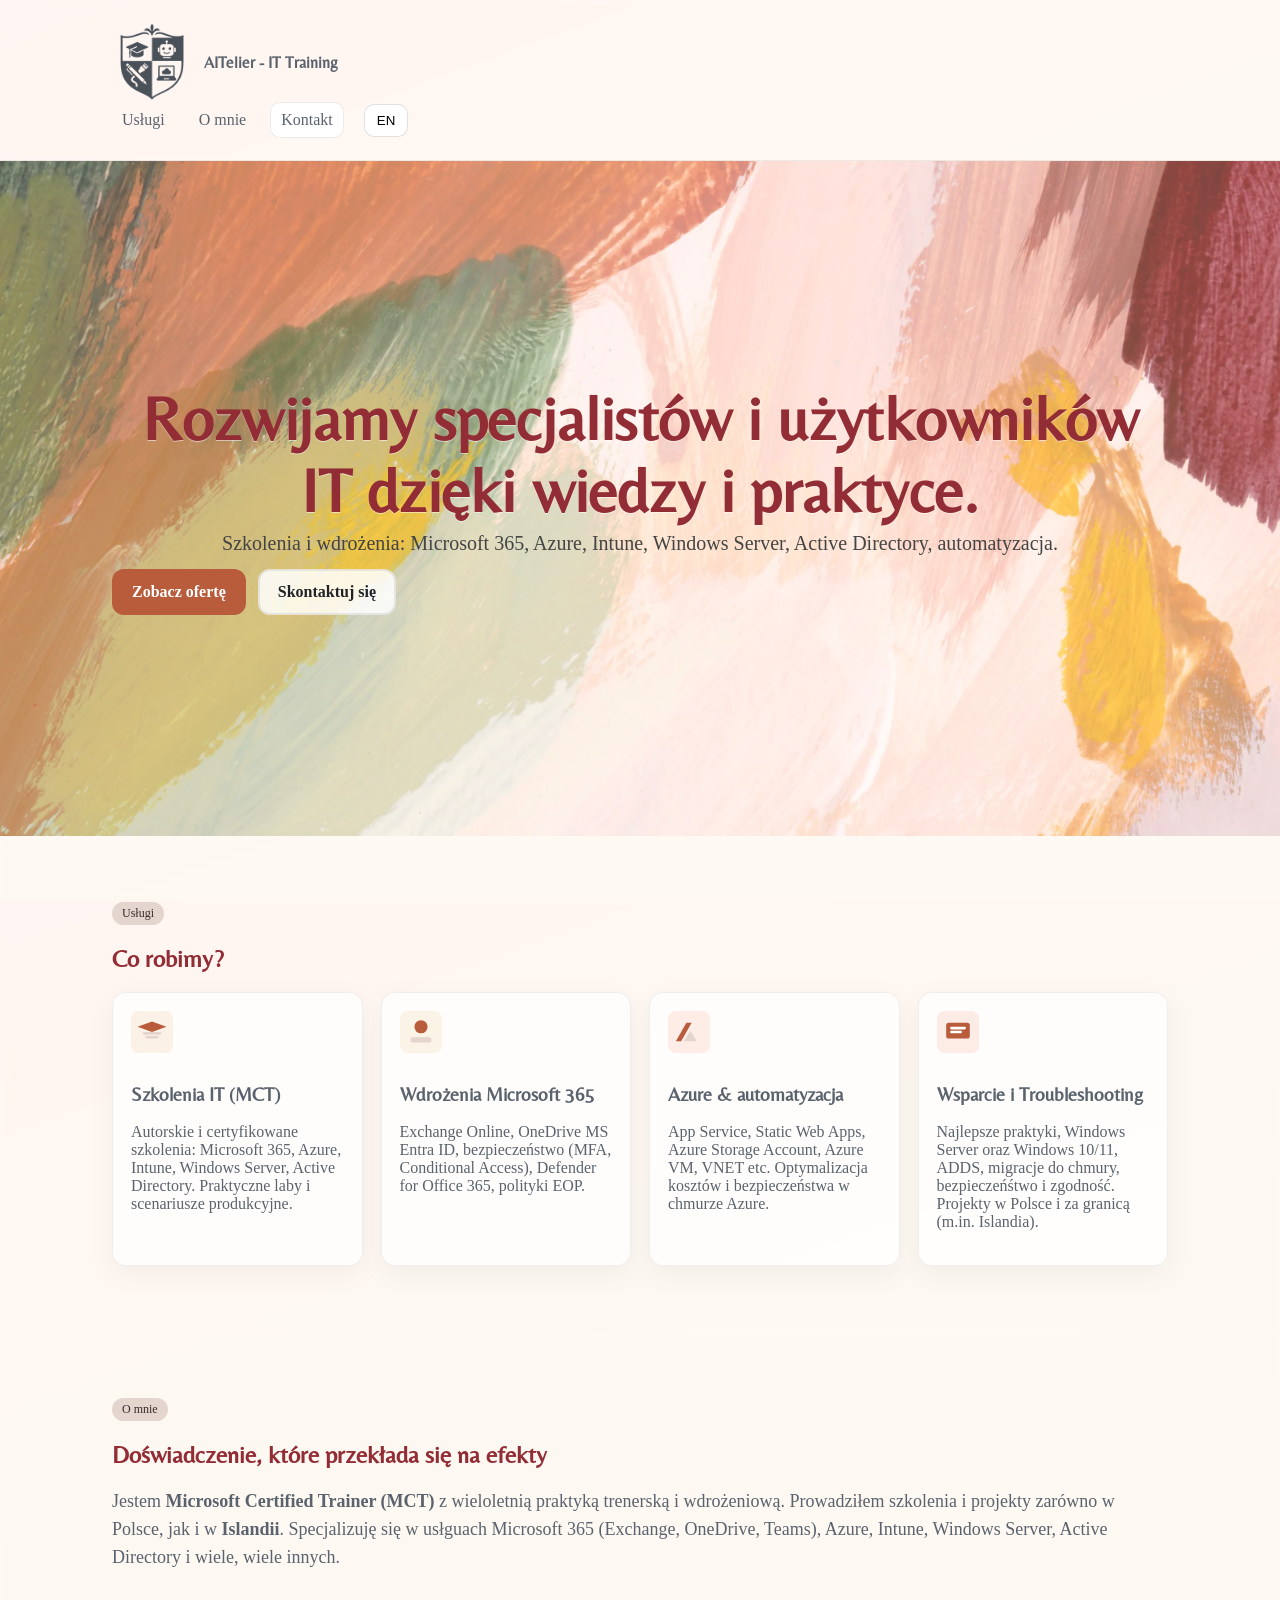
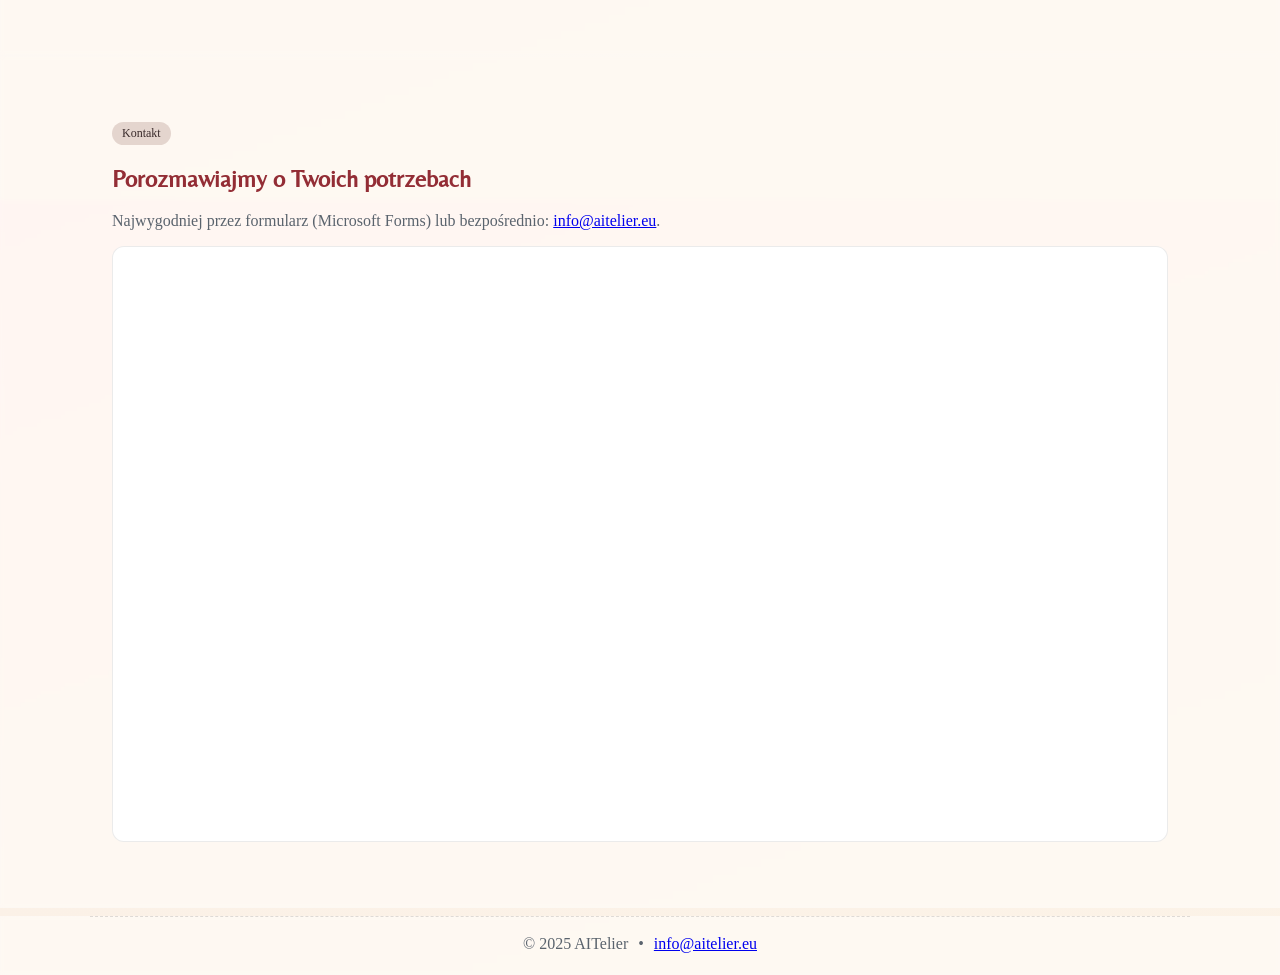
<file: aitelier.eu/index.html>
<!doctype html>
<html lang="pl" data-lang="pl">
<head>
  <meta charset="utf-8" />
  <meta name="viewport" content="width=device-width,initial-scale=1" />
  <title>AITelier Michal Gapinski — Szkolenia, wdrożenia, wsparcie IT / IT Training, deployment, support</title>
  <meta name="description" content="AITelier — szkolenia IT, wdrożenia Microsoft 365 i Azure, doradztwo. IT training, Microsoft 365 & Azure deployments, consulting.">
  <link rel="stylesheet" href="style.css" />
  <script defer src="script.js"></script>
  <link rel="manifest" href="/site.webmanifest">
  <link rel="canonical" href="https://www.aitelier.eu/">
<!-- Favicons / PWA -->
<link rel="icon" href="/favicon.ico" sizes="any">
<link rel="icon" type="image/png" sizes="32x32" href="/favicon-32x32.png">
<link rel="icon" type="image/png" sizes="16x16" href="/favicon-16x16.png">
<link rel="apple-touch-icon" href="/apple-touch-icon.png">
<link rel="manifest" href="/site.webmanifest">
<meta name="theme-color" content="#2f3338">
</head>
<body>
  <!-- Top bar -->
  <header class="topbar">
    <div class="wrap">
      <a href="#home" class="brand">
        <img src="images/logo-aitelier.png" alt="AITelier logo" class="logo" />
        <span class="brand-name">AITelier - IT Training</span>
      </a>
      <nav class="nav">
        <a href="#services" class="i18n-pl">Usługi</a>
        <a href="#services" class="i18n-en">Services</a>
        <a href="#about" class="i18n-pl">O mnie</a>
        <a href="#about" class="i18n-en">About</a>
        <a href="#contact" class="accent i18n-pl">Kontakt</a>
        <a href="#contact" class="accent i18n-en">Contact</a>
        <button id="langToggle" class="lang" aria-label="Language">EN</button>
      </nav>
    </div>
  </header>

  <!-- Hero -->
  <section id="home" class="hero">
    <!--<img class="hero-bg" src="images/hero-bg.svg" alt="" aria-hidden="true" />-->
    <div class="wrap">
      <h1 class="i18n-pl">Rozwijamy specjalistów i użytkowników IT dzięki wiedzy i praktyce.</h1>
      <h1 class="i18n-en">Empowering IT professionals and users with expertise and practice.</h1>
      <p class="tagline i18n-pl">Szkolenia i wdrożenia: Microsoft 365, Azure, Intune, Windows Server, Active Directory, automatyzacja.</p>
      <p class="tagline i18n-en">Training & deployments: Microsoft 365, Azure, Intune, Windows Server, Active Directory, automation.</p>
      <div class="cta">
        <a href="#services" class="btn primary i18n-pl">Zobacz ofertę</a>
        <a href="#services" class="btn primary i18n-en">Explore services</a>
        <a href="#contact" class="btn ghost i18n-pl">Skontaktuj się</a>
        <a href="#contact" class="btn ghost i18n-en">Get in touch</a>
      </div>
    </div>
  </section>
  <!-- Services -->
  <section id="services" class="section">
    <div class="wrap">
      <div class="section-head">
        <span class="badge i18n-pl">Usługi</span>
        <span class="badge i18n-en">Services</span>
        <h2 class="i18n-pl">Co robimy?</h2>
        <h2 class="i18n-en">What we do</h2>
      </div>
      <div class="grid">
        <article class="card">
          <img src="images/icon-training.svg" alt="" class="icon" />
          <h3 class="i18n-pl">Szkolenia IT (MCT)</h3>
          <h3 class="i18n-en">IT Training (MCT)</h3>
          <p class="i18n-pl">Autorskie i certyfikowane szkolenia: Microsoft 365, Azure, Intune, Windows Server, Active Directory. Praktyczne laby i scenariusze produkcyjne.</p>
          <p class="i18n-en">Author-led and certified courses: Microsoft 365, Azure, Intune, Windows Server, Active Directory. Hands-on labs and real-world scenarios.</p>
        </article>

        <article class="card">
          <img src="images/icon-m365.svg" alt="" class="icon" />
          <h3 class="i18n-pl">Wdrożenia Microsoft 365</h3>
          <h3 class="i18n-en">Microsoft 365 Deployments</h3>
          <p class="i18n-pl">Exchange Online, OneDrive MS Entra ID, bezpieczeństwo (MFA, Conditional Access), Defender for Office 365, polityki EOP.</p>
          <p class="i18n-en">Exchange Online, OneDrive, MS Entra ID, security (MFA, Conditional Access), Defender for Office 365, EOP policies.</p>
        </article>

        <article class="card">
          <img src="images/icon-azure.svg" alt="" class="icon" />
          <h3 class="i18n-pl">Azure &amp; automatyzacja</h3>
          <h3 class="i18n-en">Azure &amp; Automation</h3>
          <p class="i18n-pl">App Service, Static Web Apps, Azure Storage Account, Azure VM, VNET etc. Optymalizacja kosztów i bezpieczeństwa w chmurze Azure.</p>
          <p class="i18n-en">App Service, Static Web Apps, Azure Storage Account, Azure VM, VNET etc. Cost & security optimization on Azure.</p>
        </article>

        <article class="card">
          <img src="images/icon-consulting.svg" alt="" class="icon" />
          <h3 class="i18n-pl">Wsparcie i Troubleshooting</h3>
          <h3 class="i18n-en">Support & Troubleshooting</h3>
          <p class="i18n-pl">Najlepsze praktyki, Windows Server oraz Windows 10/11, ADDS, migracje do chmury, bezpieczeńśtwo i zgodność. Projekty w Polsce i za granicą (m.in. Islandia).</p>
          <p class="i18n-en">Best practices, Windows Server and Windows 10/11, ADDS, cloud migrations, security & compliance. Projects in Poland and abroad (incl. Iceland).</p>
        </article>
      </div>
    </div>
  </section>

  <!-- About -->
  <section id="about" class="section">
    <div class="wrap">
      <div class="section-head">
        <span class="badge i18n-pl">O mnie</span>
        <span class="badge i18n-en">About</span>
        <h2 class="i18n-pl">Doświadczenie, które przekłada się na efekty</h2>
        <h2 class="i18n-en">Experience that delivers results</h2>
      </div>
      <p class="lead i18n-pl">
        Jestem <strong>Microsoft Certified Trainer (MCT)</strong> z wieloletnią praktyką trenerską i wdrożeniową. Prowadziłem szkolenia i projekty zarówno w Polsce, jak i w <strong>Islandii</strong>. Specjalizuję się w usłguach Microsoft 365 (Exchange, OneDrive, Teams), Azure, Intune, Windows Server, Active Directory i wiele, wiele innych.
      </p>
      <p class="lead i18n-en">
        I am a <strong>Microsoft Certified Trainer (MCT)</strong> with hands-on training and deployment experience. I have delivered courses and projects in Poland and <strong>Iceland</strong>. My focus: Microsoft 365 (Exchange, OneDrive, Teams), Azure, Intune, Windows Server, Active Directory etc.
      </p>
    </div>
  </section>

  <!-- Contact -->
  <section id="contact" class="section">
    <div class="wrap">
      <div class="section-head">
        <span class="badge i18n-pl">Kontakt</span>
        <span class="badge i18n-en">Contact</span>
        <h2 class="i18n-pl">Porozmawiajmy o Twoich potrzebach</h2>
        <h2 class="i18n-en">Let’s talk about your needs</h2>
      </div>
      <p class="i18n-pl">Najwygodniej przez formularz (Microsoft Forms) lub bezpośrednio: <a href="mailto:info@aitelier.eu">info@aitelier.eu</a>.</p>
      <p class="i18n-en">Use the embedded Microsoft Forms or email: <a href="mailto:info@aitelier.eu">info@aitelier.eu</a>.</p>

      <!-- Wstaw tu własny embed z Microsoft Forms -->
	<div class="forms-embed">
      <iframe
        title="AITelier Form"
        src="https://forms.office.com/Pages/ResponsePage.aspx?id=o5T0qGxZfUqaR2YFw2Y4ophEhfAl3llKkk91VBVVt_xUODlIQUZVRzkwRTBNMjJYWUQzRUdJSUI5RC4u"
        loading="lazy"
        referrerpolicy="strict-origin-when-cross-origin"
        sandbox="allow-forms allow-scripts allow-same-origin"
      ></iframe>
    </div>
    </div>
  </section>

  <!-- Footer -->
  <footer class="footer">
    <div class="wrap">
      <span>© 2025 AITelier</span>
      <span>•</span>
      <a href="mailto:info@aitelier.eu">info@aitelier.eu</a>
    </div>
  </footer>
</body>
</html>
</file>
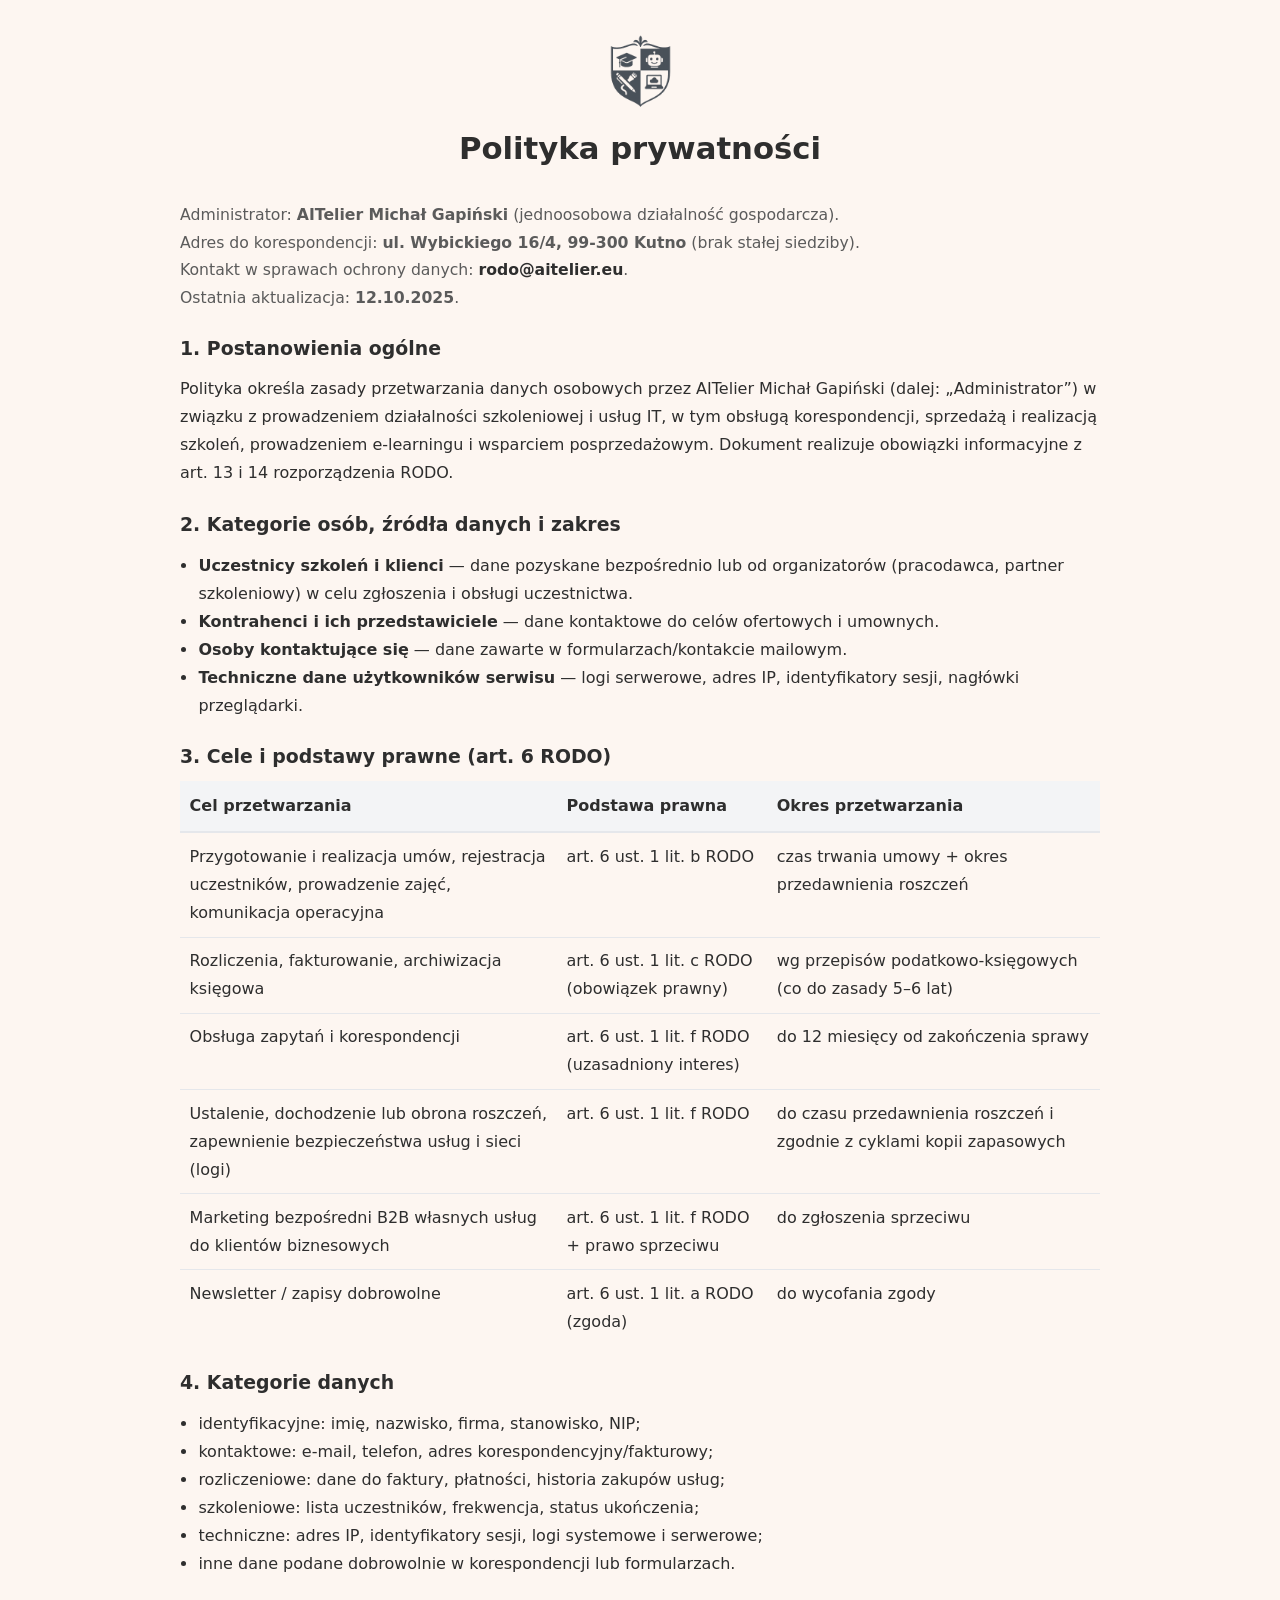
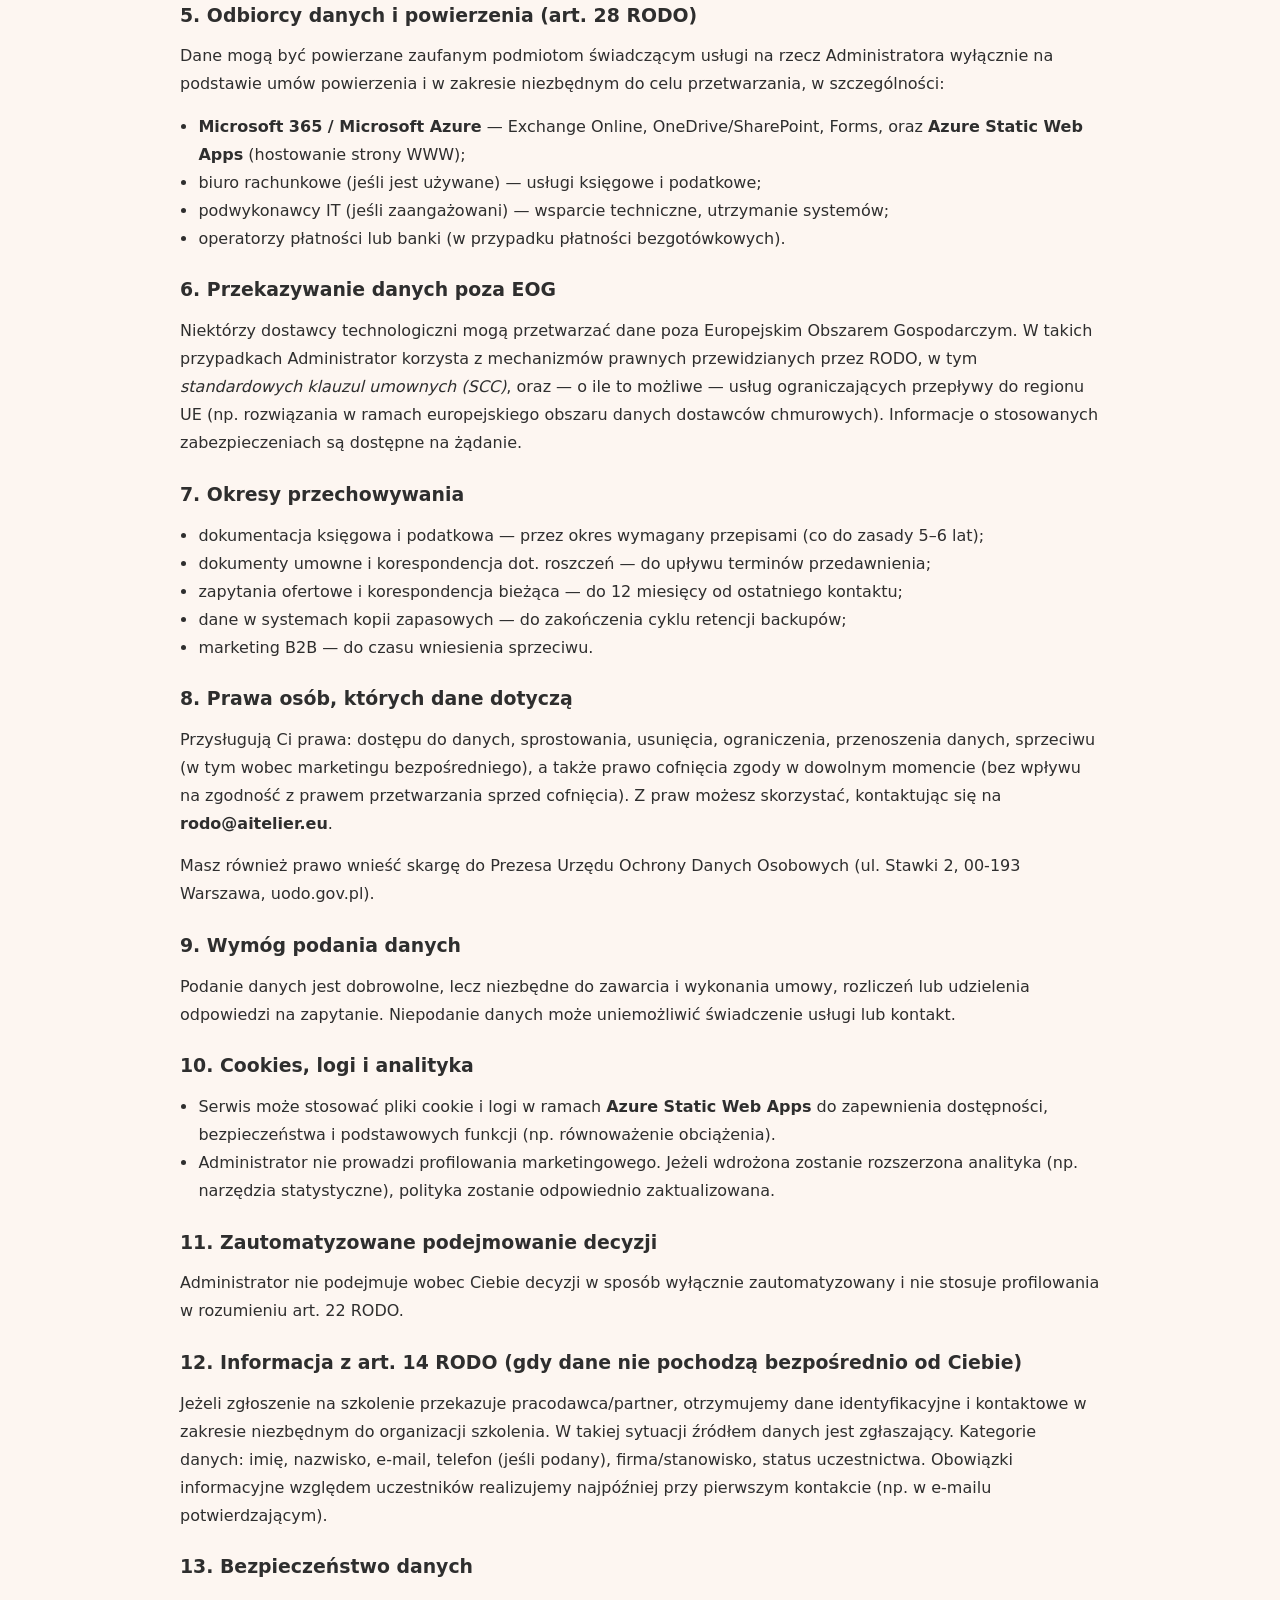
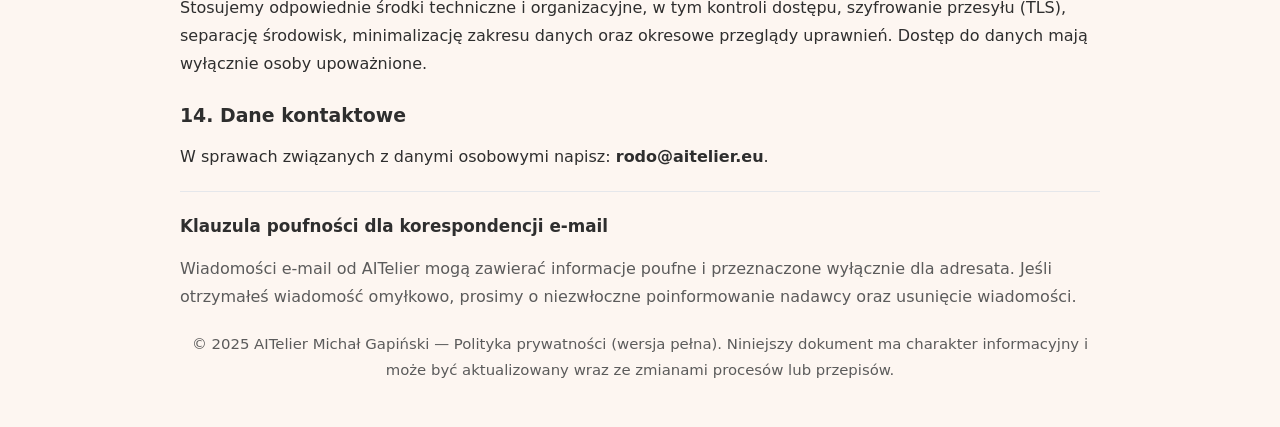
<file: aitelier.eu/polityka-prywatnosci.html>
<!doctype html>
<html lang="pl">
<head>
  <meta charset="utf-8">
  <meta name="viewport" content="width=device-width, initial-scale=1">
  <title>Polityka prywatności — AITelier Michał Gapiński</title>
  <style>
    :root{
      --bg:#fdf6f1;
      --fg:#2e2e2e; /* delikatniejszy odcień szarości zamiast czerni */
      --muted:#5b5b5b;
      --line:#e5e7eb;
      --thead:#f3f4f6;
    }
    html,body{margin:0;background:var(--bg);color:var(--fg);
      font-family:system-ui,-apple-system,Segoe UI,Roboto,Inter,Arial,sans-serif;
      line-height:1.75}
    main{max-width:920px;margin:0 auto;padding:30px 22px}
    header.site{display:flex;justify-content:center;align-items:center;margin:4px 0 20px}
    .logo{height:75px;width:auto;display:block;margin:0 auto}
    h1{text-align:center;font-size:clamp(1.6rem,2.4vw,2.2rem);margin:.5em 0 1.1em;line-height:1.25;color:var(--fg)}
    h2{margin:1.3em 0 .6em;font-size:1.18rem;line-height:1.35;color:var(--fg)}
    h3{margin:1.1em 0 .5em;font-size:1.05rem;color:var(--fg)}
    p,ul{margin:.9em 0}
    ul{padding-left:1.15rem}
    .meta{color:var(--muted);font-size:.98rem;margin:.4rem 0 1.2rem}
    .hr{height:1px;background:var(--line);margin:20px 0}
    .muted{color:var(--muted)}
    footer{margin-top:20px;font-size:.93rem;color:var(--muted);text-align:center}
    a[href^="mailto:"]{color:var(--fg);font-weight:700;text-decoration:none}
    a{color:inherit;text-decoration:underline;text-underline-offset:2px}
    .table{border-collapse:collapse;width:100%;margin:.6rem 0 1.2rem}
    .table thead th{background:var(--thead);text-align:left;border-bottom:2px solid var(--line);
      padding:.7rem .6rem;font-weight:600}
    .table tbody td{border-top:1px solid var(--line);padding:.6rem .6rem;vertical-align:top}
    @media (max-width:560px){
      main{padding:20px 16px}
      .logo{height:65px}
    }
  </style>
  <meta name="theme-color" content="#fdf6f1">
</head>
<body>
<main>
  <header class="site">
    <img src="images/logo-aitelier.png" alt="AITelier logo" class="logo">
  </header>

  <h1>Polityka prywatności</h1>
  <p class="meta">
    Administrator: <strong>AITelier Michał Gapiński</strong> (jednoosobowa działalność gospodarcza).<br>
    Adres do korespondencji: <strong>ul. Wybickiego 16/4, 99‑300 Kutno</strong> (brak stałej siedziby).<br>
    Kontakt w sprawach ochrony danych: <a href="mailto:rodo@aitelier.eu">rodo@aitelier.eu</a>.<br>
    Ostatnia aktualizacja: <strong>12.10.2025</strong>.
  </p>

  <h2>1. Postanowienia ogólne</h2>
  <p>Polityka określa zasady przetwarzania danych osobowych przez AITelier Michał Gapiński (dalej: „Administrator”) w związku z prowadzeniem działalności szkoleniowej i usług IT, w tym obsługą korespondencji, sprzedażą i realizacją szkoleń, prowadzeniem e‑learningu i wsparciem posprzedażowym. Dokument realizuje obowiązki informacyjne z art. 13 i 14 rozporządzenia RODO.</p>

  <h2>2. Kategorie osób, źródła danych i zakres</h2>
  <ul>
    <li><strong>Uczestnicy szkoleń i klienci</strong> — dane pozyskane bezpośrednio lub od organizatorów (pracodawca, partner szkoleniowy) w celu zgłoszenia i obsługi uczestnictwa.</li>
    <li><strong>Kontrahenci i ich przedstawiciele</strong> — dane kontaktowe do celów ofertowych i umownych.</li>
    <li><strong>Osoby kontaktujące się</strong> — dane zawarte w formularzach/kontakcie mailowym.</li>
    <li><strong>Techniczne dane użytkowników serwisu</strong> — logi serwerowe, adres IP, identyfikatory sesji, nagłówki przeglądarki.</li>
  </ul>

  <h2>3. Cele i podstawy prawne (art. 6 RODO)</h2>
  <table class="table">
    <thead><tr><th>Cel przetwarzania</th><th>Podstawa prawna</th><th>Okres przetwarzania</th></tr></thead>
    <tbody>
      <tr><td>Przygotowanie i realizacja umów, rejestracja uczestników, prowadzenie zajęć, komunikacja operacyjna</td><td>art. 6 ust. 1 lit. b RODO</td><td>czas trwania umowy + okres przedawnienia roszczeń</td></tr>
      <tr><td>Rozliczenia, fakturowanie, archiwizacja księgowa</td><td>art. 6 ust. 1 lit. c RODO (obowiązek prawny)</td><td>wg przepisów podatkowo‑księgowych (co do zasady 5–6 lat)</td></tr>
      <tr><td>Obsługa zapytań i korespondencji</td><td>art. 6 ust. 1 lit. f RODO (uzasadniony interes)</td><td>do 12 miesięcy od zakończenia sprawy</td></tr>
      <tr><td>Ustalenie, dochodzenie lub obrona roszczeń, zapewnienie bezpieczeństwa usług i sieci (logi)</td><td>art. 6 ust. 1 lit. f RODO</td><td>do czasu przedawnienia roszczeń i zgodnie z cyklami kopii zapasowych</td></tr>
      <tr><td>Marketing bezpośredni B2B własnych usług do klientów biznesowych</td><td>art. 6 ust. 1 lit. f RODO + prawo sprzeciwu</td><td>do zgłoszenia sprzeciwu</td></tr>
      <tr><td>Newsletter / zapisy dobrowolne</td><td>art. 6 ust. 1 lit. a RODO (zgoda)</td><td>do wycofania zgody</td></tr>
    </tbody>
  </table>

  <h2>4. Kategorie danych</h2>
  <ul>
    <li>identyfikacyjne: imię, nazwisko, firma, stanowisko, NIP;</li>
    <li>kontaktowe: e‑mail, telefon, adres korespondencyjny/fakturowy;</li>
    <li>rozliczeniowe: dane do faktury, płatności, historia zakupów usług;</li>
    <li>szkoleniowe: lista uczestników, frekwencja, status ukończenia;</li>
    <li>techniczne: adres IP, identyfikatory sesji, logi systemowe i serwerowe;</li>
    <li>inne dane podane dobrowolnie w korespondencji lub formularzach.</li>
  </ul>

  <h2>5. Odbiorcy danych i powierzenia (art. 28 RODO)</h2>
  <p>Dane mogą być powierzane zaufanym podmiotom świadczącym usługi na rzecz Administratora wyłącznie na podstawie umów powierzenia i w zakresie niezbędnym do celu przetwarzania, w szczególności:</p>
  <ul>
    <li><strong>Microsoft 365 / Microsoft Azure</strong> — Exchange Online, OneDrive/SharePoint, Forms, oraz <strong>Azure Static Web Apps</strong> (hostowanie strony WWW);</li>
    <li>biuro rachunkowe (jeśli jest używane) — usługi księgowe i podatkowe;</li>
    <li>podwykonawcy IT (jeśli zaangażowani) — wsparcie techniczne, utrzymanie systemów;</li>
    <li>operatorzy płatności lub banki (w przypadku płatności bezgotówkowych).</li>
  </ul>

  <h2>6. Przekazywanie danych poza EOG</h2>
  <p>Niektórzy dostawcy technologiczni mogą przetwarzać dane poza Europejskim Obszarem Gospodarczym. W takich przypadkach Administrator korzysta z mechanizmów prawnych przewidzianych przez RODO, w tym <em>standardowych klauzul umownych (SCC)</em>, oraz — o ile to możliwe — usług ograniczających przepływy do regionu UE (np. rozwiązania w ramach europejskiego obszaru danych dostawców chmurowych). Informacje o stosowanych zabezpieczeniach są dostępne na żądanie.</p>

  <h2>7. Okresy przechowywania</h2>
  <ul>
    <li>dokumentacja księgowa i podatkowa — przez okres wymagany przepisami (co do zasady 5–6 lat);</li>
    <li>dokumenty umowne i korespondencja dot. roszczeń — do upływu terminów przedawnienia;</li>
    <li>zapytania ofertowe i korespondencja bieżąca — do 12 miesięcy od ostatniego kontaktu;</li>
    <li>dane w systemach kopii zapasowych — do zakończenia cyklu retencji backupów;</li>
    <li>marketing B2B — do czasu wniesienia sprzeciwu.</li>
  </ul>

  <h2>8. Prawa osób, których dane dotyczą</h2>
  <p>Przysługują Ci prawa: dostępu do danych, sprostowania, usunięcia, ograniczenia, przenoszenia danych, sprzeciwu (w tym wobec marketingu bezpośredniego), a także prawo cofnięcia zgody w dowolnym momencie (bez wpływu na zgodność z prawem przetwarzania sprzed cofnięcia). Z praw możesz skorzystać, kontaktując się na <a href="mailto:rodo@aitelier.eu">rodo@aitelier.eu</a>.</p>
  <p>Masz również prawo wnieść skargę do Prezesa Urzędu Ochrony Danych Osobowych (ul. Stawki 2, 00‑193 Warszawa, uodo.gov.pl).</p>

  <h2>9. Wymóg podania danych</h2>
  <p>Podanie danych jest dobrowolne, lecz niezbędne do zawarcia i wykonania umowy, rozliczeń lub udzielenia odpowiedzi na zapytanie. Niepodanie danych może uniemożliwić świadczenie usługi lub kontakt.</p>

  <h2>10. Cookies, logi i analityka</h2>
  <ul>
    <li>Serwis może stosować pliki cookie i logi w ramach <strong>Azure Static Web Apps</strong> do zapewnienia dostępności, bezpieczeństwa i podstawowych funkcji (np. równoważenie obciążenia).</li>
    <li>Administrator nie prowadzi profilowania marketingowego. Jeżeli wdrożona zostanie rozszerzona analityka (np. narzędzia statystyczne), polityka zostanie odpowiednio zaktualizowana.</li>
  </ul>

  <h2>11. Zautomatyzowane podejmowanie decyzji</h2>
  <p>Administrator nie podejmuje wobec Ciebie decyzji w sposób wyłącznie zautomatyzowany i nie stosuje profilowania w rozumieniu art. 22 RODO.</p>

  <h2>12. Informacja z art. 14 RODO (gdy dane nie pochodzą bezpośrednio od Ciebie)</h2>
  <p>Jeżeli zgłoszenie na szkolenie przekazuje pracodawca/partner, otrzymujemy dane identyfikacyjne i kontaktowe w zakresie niezbędnym do organizacji szkolenia. W takiej sytuacji źródłem danych jest zgłaszający. Kategorie danych: imię, nazwisko, e‑mail, telefon (jeśli podany), firma/stanowisko, status uczestnictwa. Obowiązki informacyjne względem uczestników realizujemy najpóźniej przy pierwszym kontakcie (np. w e‑mailu potwierdzającym).</p>

  <h2>13. Bezpieczeństwo danych</h2>
  <p>Stosujemy odpowiednie środki techniczne i organizacyjne, w tym kontroli dostępu, szyfrowanie przesyłu (TLS), separację środowisk, minimalizację zakresu danych oraz okresowe przeglądy uprawnień. Dostęp do danych mają wyłącznie osoby upoważnione.</p>

  <h2>14. Dane kontaktowe</h2>
  <p>W sprawach związanych z danymi osobowymi napisz: <a href="mailto:rodo@aitelier.eu">rodo@aitelier.eu</a>.</p>

  <div class="hr"></div>

  <h3>Klauzula poufności dla korespondencji e‑mail</h3>
  <p class="muted">Wiadomości e‑mail od AITelier mogą zawierać informacje poufne i przeznaczone wyłącznie dla adresata. Jeśli otrzymałeś wiadomość omyłkowo, prosimy o niezwłoczne poinformowanie nadawcy oraz usunięcie wiadomości.</p>

  <footer>
    <p>© 2025 AITelier Michał Gapiński — Polityka prywatności (wersja pełna). Niniejszy dokument ma charakter informacyjny i może być aktualizowany wraz ze zmianami procesów lub przepisów.</p>
  </footer>
</main>
</body>
</html>
</file>
<file: aitelier.eu/style.css>
/* ========= AITelier — STYLE (brand: wizytówka pastel) ========= */

/* Import Google Fonts */
@import url('https://fonts.googleapis.com/css2?family=Belleza&family=Benedicte&display=swap');


/* Paleta z wizytówki */
:root{
  --brand:#5a636d;  /* główny kolor tekstu */
  --headerc:#932d35;  /* kolor naglowkow h1ih2*/
  --feece6:#feece6; /* jasny różowo-beżowy */
  --fbf1e7:#fbf1e7; /* jasny kremowy     */
  --feede6:#feede6; /* pastelowy róż     */
  --e4d5ce:#e4d5ce; /* ciepły szary      */
  --fdebe6:#fdebe6; /* lekko brzoskwiniowy */
  --fcf3e7:#fcf3e7; /* bardzo jasny beż  */
  --accent:#b85c3c; /* akcent            */
  --ink:#1f2328;    /* kolor tekstu      */
}

/* Baza */
*{ box-sizing: border-box }
html, body{ margin:0; height:100% }

/* Delikatne pastelowe tło strony (poza hero) */
body{
  background: linear-gradient(160deg, var(--feece6), var(--fbf1e7), var(--fcf3e7));
  color: var(--ink);
  font-family: Inter, system-ui, Segoe UI, Roboto, Arial, sans-serif;
}

/* Layout ogólny */
.wrap{ max-width:1100px; margin:0 auto; padding:22px }

/* ---------- Topbar ---------- */
.topbar{
  position: sticky; top: 0; z-index: 100;
  background: rgba(255,255,255,0.55);
  backdrop-filter: blur(6px) saturate(115%);
  border-bottom: 1px solid rgba(0,0,0,.06);
  margin-bottom: 0; /* brak dodatkowej przerwy pod menu */
}
.brand{ display:flex; align-items:center; gap:12px; text-decoration:none; color:var(--ink) }
.logo{ width:80px; height:80px; border-radius:10px }
.brand-name{ font-weight:800 }
.nav{ display:flex; align-items:center; gap:14px }
.nav a{
  text-decoration:none; color:#2a2a2a; padding:8px 10px; border-radius:10px;
}
.nav a:hover{ background: rgba(0,0,0,.06) }
.nav .accent{ background:#fff; border:1px solid rgba(0,0,0,.08) }
.lang{
  margin-left:6px; border:1px solid rgba(0,0,0,.12); background:#fff;
  padding:8px 12px; border-radius:10px; cursor:pointer;
}

/* ---------- HERO (obraz w tle + brak pustej przestrzeni) ---------- */
.hero{
  /* usuń „pustkę” nad sekcją */
  margin-top: 0 !important;
  padding-top: 0 !important;

  /* obraz tylko w hero, zaczyna się od samej góry */
  background: url("images/aitelier-bg.png") center top / cover no-repeat;
  min-height: 75vh;

  display: flex;
  flex-direction: column;
  align-items: center;
  justify-content: center;
  text-align: center;

  color: var(--ink);
  position: relative;
}

/* Jeśli hero ma też klasę 'section', zerujemy sekcyjny padding */
.hero.section{ padding-top: 0 !important; padding-bottom: 0 !important; }

/* Zerujemy padding .wrap wewnątrz hero (to robiło wizualną „dziurę”) */
.hero .wrap{ padding-top: 0; padding-bottom: 0 }

/* Overlay dla czytelności tekstu */
.hero::before{
  content: "";
  position: absolute;
  inset: 0;
  background: rgba(254, 236, 230, 0.28); /* bardzo delikatny overlay */
  z-index: 0;
}
.hero > *{ position: relative; z-index: 1 }

/* Nagłówki i brand */
h1, h2, .brand-name {
  font-family: 'Belleza', sans-serif;
  color: var(--headerc);
}
h3, .brand-name {
  font-family: 'Belleza', sans-serif;
  color: var(--brand);
}

/* Tekst, menu, przyciski, akapity */
body, p, .tagline, .lead, .nav a, .btn {
  font-family: 'Benedicte', serif;
  color: var(--brand);
}

h1{
  font-size: clamp(34px, 5.8vw, 62px);
  margin: 0 0 6px 0;            /* ważne: zero od góry */
  letter-spacing: .2px;
  text-shadow: 0 1px 0 rgba(255,255,255,0.5);
}
.tagline{
  font-size: clamp(16px, 2.2vw, 20px);
  color:#444;
  margin: 6px 0 14px 0;
}
.cta{ display:flex; gap:12px; flex-wrap:wrap }
.btn{
  display:inline-block; padding:12px 18px; border-radius:12px;
  text-decoration:none; font-weight:700; border:2px solid transparent;
}
.btn.primary{ background: var(--accent); color:#fff }
.btn.ghost{
  background: rgba(255,255,255,0.85);
  color: var(--ink);
  border-color: rgba(0,0,0,0.08);
}

/* ---------- Sekcje ---------- */
.section{ padding: 44px 0 }
.section-head{ margin-bottom: 10px }
.badge{
  display:inline-block; background: var(--e4d5ce);
  padding:4px 10px; border-radius:999px; font-size:12px; color:#3a2b2b; margin-right:8px;
}

/* Sekcje półtransparentne (poza hero) */
.section, .topbar, .footer{
  background: rgba(255,255,255,0.50);
  backdrop-filter: saturate(115%) blur(2px);
}

/* Grid kart usług */
.grid{
  display:grid;
  grid-template-columns: repeat(auto-fit, minmax(240px, 1fr));
  gap:18px; margin-top:16px;
}
.card{
  background: rgba(255,255,255,0.75);
  border: 1px solid rgba(0,0,0,.06);
  border-radius: 14px;
  box-shadow: 0 8px 28px rgba(0,0,0,.05);
  padding: 18px;
}
.card .icon{ width:42px; height:42px; margin-bottom:8px }
.lead{ font-size: 18px; line-height: 1.55 }

/* Formularz (embed Forms) */
.forms-embed{
  position: relative; padding-top: 56.25%;
  border:1px solid rgba(0,0,0,.08); border-radius:12px; overflow:hidden; background:#fff;
}
.forms-embed iframe{ position:absolute; inset:0; width:100%; height:100%; border:0 }

/* Stopka */
.footer .wrap{
  display:flex; gap:10px; align-items:center; justify-content:center;
  border-top: 1px dashed rgba(0,0,0,.12);
  padding-top:18px; margin-top:8px;
}

/* ---------- Dwujęzyczność ---------- */
.i18n-en { display: none; }
[data-lang="en"] .i18n-pl { display: none; }
[data-lang="en"] .i18n-en { display: revert; }   /* nowoczesne przeglądarki */

/* fallback, jeśli przeglądarka nie wspiera 'revert' */
@supports not (display: revert) {
  [data-lang="en"] .i18n-en { display: block; }
  .nav .i18n-en, .nav .i18n-pl { display: inline; }
}

/* ---------- Responsywność ---------- */
@media (max-width: 1024px){
  /* mobilny „fixed” potrafi skakać — na mobile zostaw tło strony statyczne */
  body{
    background-attachment: scroll;
    background-position: center top;
  }
}
@media (max-width: 768px){
  .hero{
    min-height: 60vh;
    padding: 12px;
    background-position: center top; /* trzymaj górę obrazu widoczną */
  }
  h1{ font-size: clamp(28px, 7vw, 42px); }
  .tagline{ font-size: clamp(14px, 4vw, 18px); }
}
</file>
